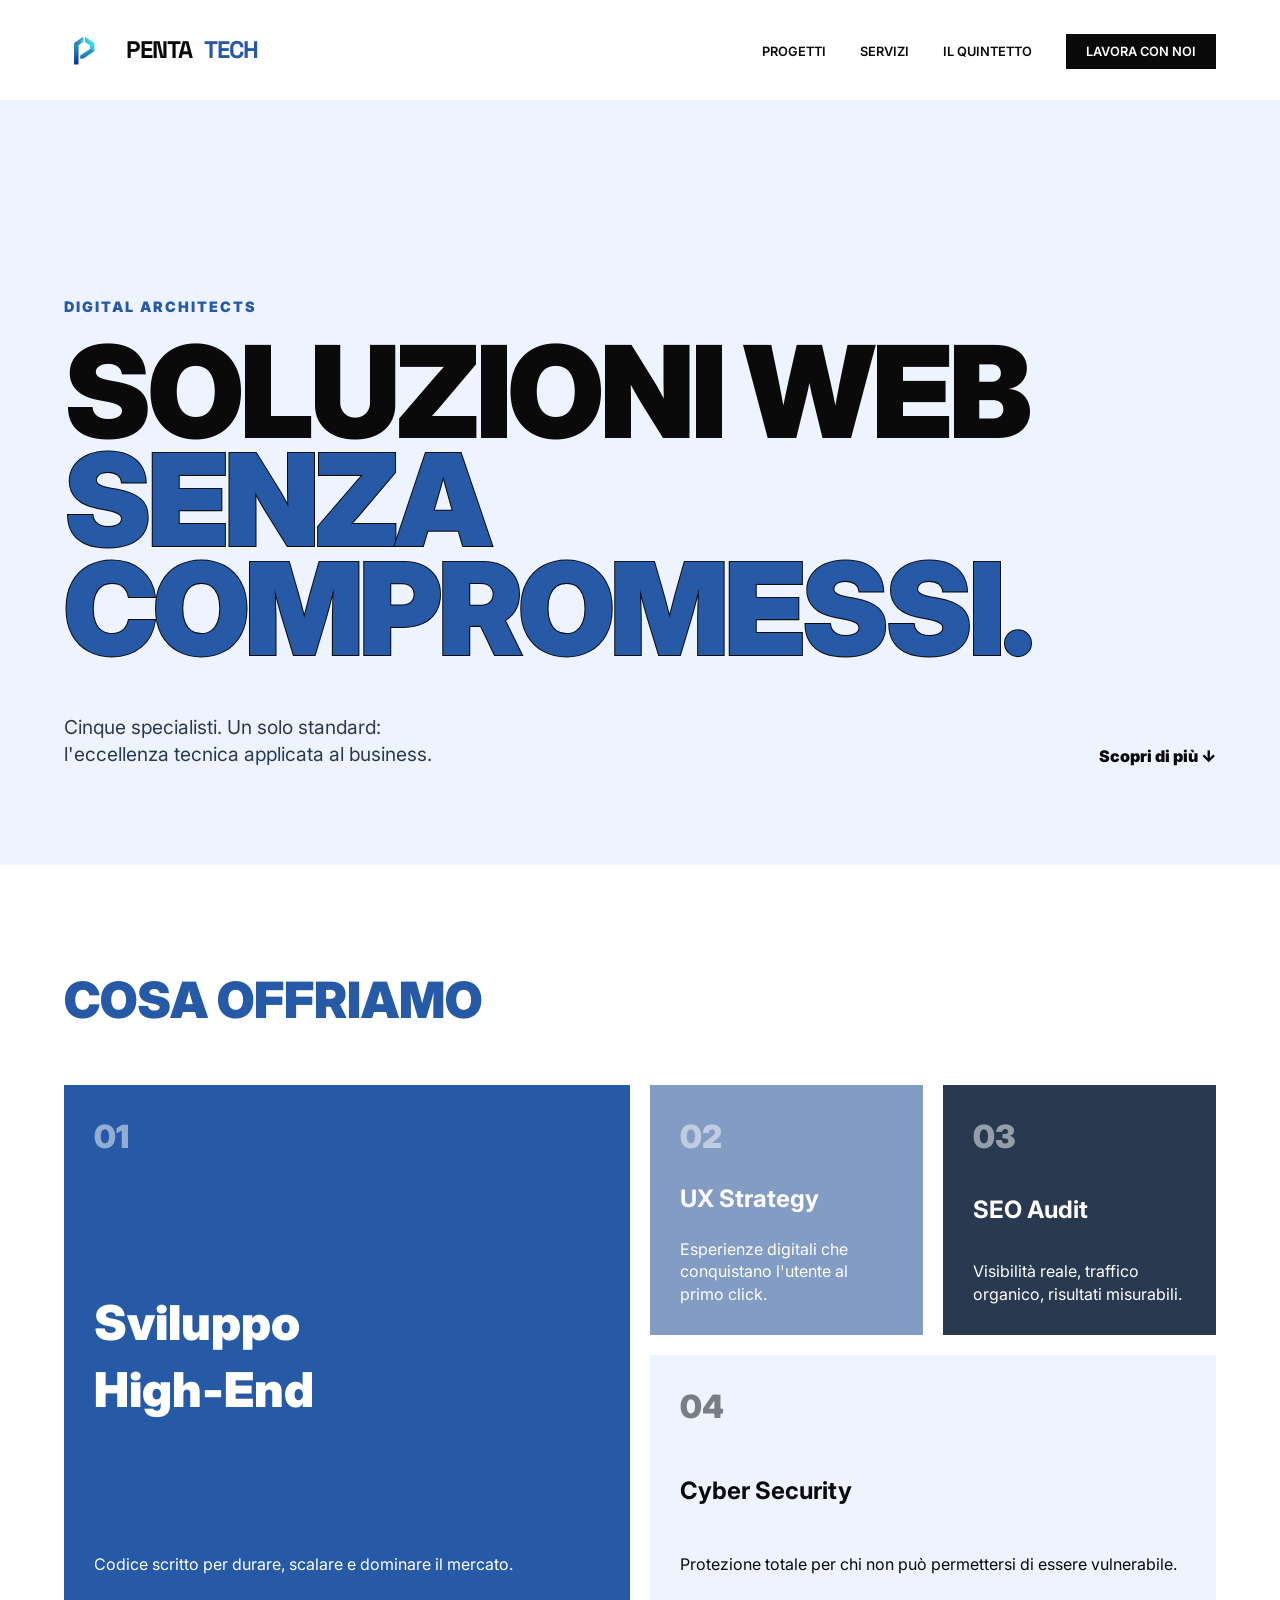
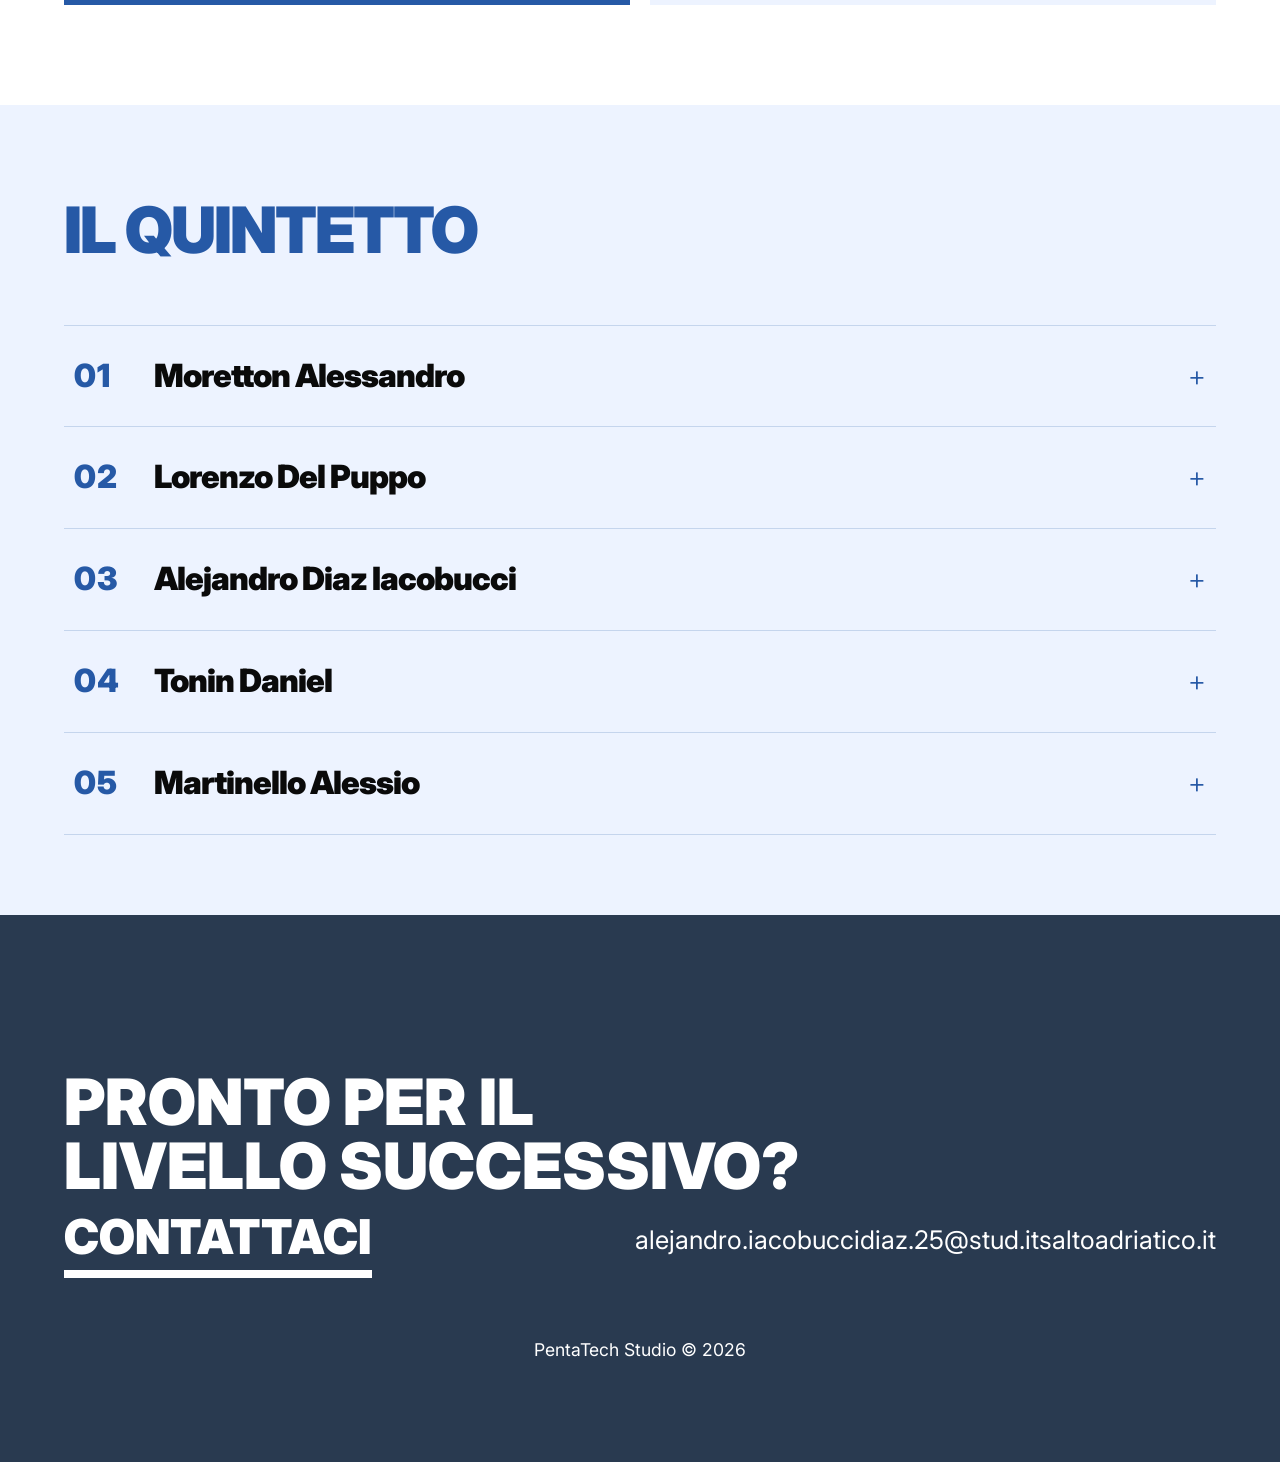
<file: index.html>
<!DOCTYPE html>
<html lang="it">
<head>
    <meta charset="UTF-8">
    <meta name="viewport" content="width=device-width, initial-scale=1.0">
    <title>PentaTech | Bold Engineering</title>
    <link rel="stylesheet" href="stili/style.css">
    <link rel="stylesheet" href="stili/stileCard.css">
    <link rel="preconnect" href="https://fonts.googleapis.com">
    <link href="https://fonts.googleapis.com/css2?family=Inter:wght@400;900&family=Space+Grotesk:wght@700&display=swap" rel="stylesheet">
</head>
<body>

    <nav class="hybrid-nav">
        <div class="logo"> <img src="immagini/PentaTechLogoNoBg.png" alt="PentaTech Logo">PENTA<span>TECH</span></div>
        <div class="nav-links">
            <a href="progetti.html">Progetti</a>
            <a href="#services">Servizi</a>
            <a href="#peoples">Il Quintetto</a>
            
            <a href="#contact" class="cta-bold">LAVORA CON NOI</a>
        </div>
    </nav>

    <header class="hero-hybrid">
        <div class="container">
            <span class="top-tag">Digital Architects</span>
            <h1>SOLUZIONI WEB <br><span class="outline-text">SENZA COMPROMESSI.</span></h1>
            <div class="hero-footer">
                <p>Cinque specialisti. Un solo standard: l'eccellenza tecnica applicata al business.</p>
                <a href="#contact" class="scroll-indicator">Scopri di più ↓</a>
            </div>
        </div>
    </header>

    <section id="services" class="bento-section">
        <div class="container">
            <h2 class="title"> COSA OFFRIAMO </h2>

            <div class="bento-grid">
                <div class="bento-item main-service">
                    <span class="num">01</span>
                    <h2>Sviluppo <br>High-End</h2>
                    <p>Codice scritto per durare, scalare e dominare il mercato.</p>
                </div>
                <div class="bento-item accent-service">
                    <span class="num">02</span>
                    <h2>UX Strategy</h2>
                    <p>Esperienze digitali che conquistano l'utente al primo click.</p>
                </div>
                <div class="bento-item dark-service">
                    <span class="num">03</span>
                    <h2>SEO Audit</h2>
                    <p>Visibilità reale, traffico organico, risultati misurabili.</p>
                </div>
                <div class="bento-item light-service">
                    <span class="num">04</span>
                    <h2>Cyber Security</h2>
                    <p>Protezione totale per chi non può permettersi di essere vulnerabile.</p>
                </div>
            </div>
        </div>
    </section>

    <section id="peoples">
        <h2 class = "title">IL QUINTETTO</h2>
        <div id="peoplecontainer">
        </div>
    </section>
    

    <footer id="contact" class="footer-hybrid">
        <div class="container">
            <h2>PRONTO PER IL <br>LIVELLO SUCCESSIVO?</h2>
            <div class="footer-actions">
                <a href="mailto:alejandro.iacobuccidiaz.25@stud.itsaltoadriatico.it" class="massive-btn">CONTATTACI</a>
                <div class="footer-meta">
                    <p>alejandro.iacobuccidiaz.25@stud.itsaltoadriatico.it</p>
                </div>
            </div>
            <p class="footer-copy">PentaTech Studio © 2026</p>
        </div>
    </footer>
    <script src="scriptFinale.js"></script>
</body>
</html>
</file>
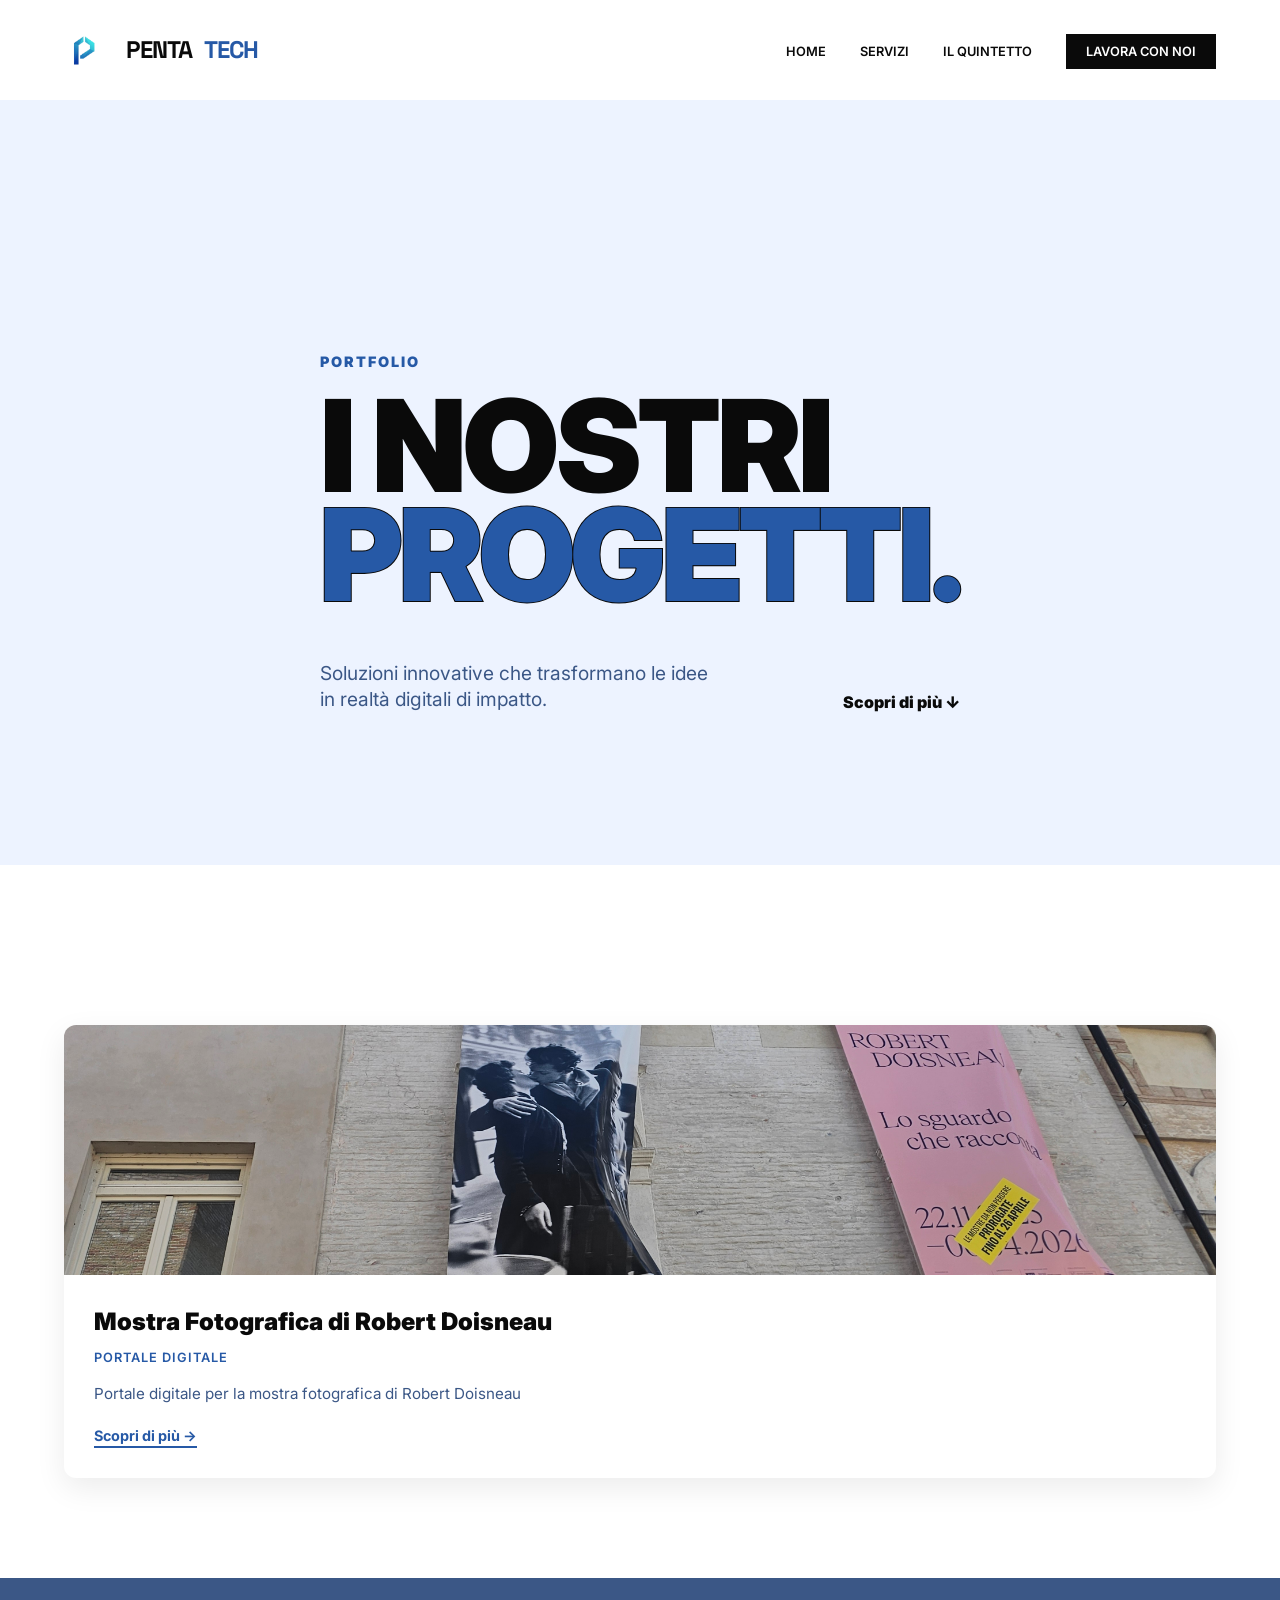
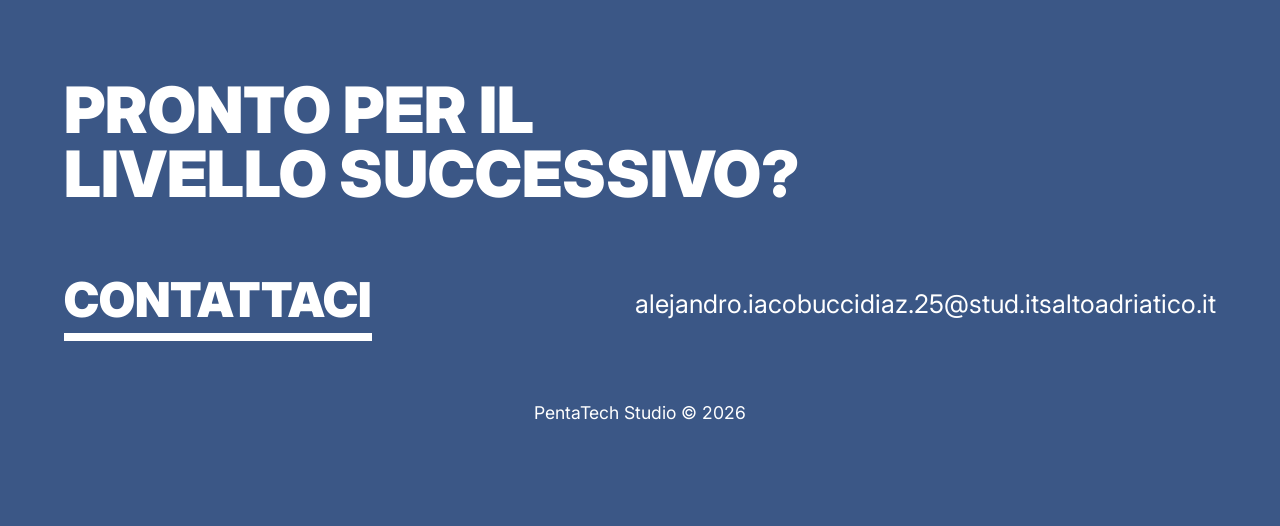
<file: progetti.html>
<!DOCTYPE html>
<html lang="it">
<head>
    <meta charset="UTF-8">
    <meta name="viewport" content="width=device-width, initial-scale=1.0">
    <title>PentaTech | Progetti</title>
    <link rel="icon" type="image/x-icon" href="immagini/PentaTechLogo.png" >
    <link rel="stylesheet" href="stili/style.css">
    <link rel="stylesheet" href="stili/progettiStyle.css">
    <link rel="preconnect" href="https://fonts.googleapis.com">
    <link href="https://fonts.googleapis.com/css2?family=Inter:wght@400;900&family=Space+Grotesk:wght@700&display=swap" rel="stylesheet">
</head>
<body>

    <nav class="hybrid-nav">
        <div class="logo"> <img src="immagini/PentaTechLogoNoBg.png" alt="PentaTech Logo">PENTA<span>TECH</span></div>
        <div class="nav-links">
            <a href="index.html">Home</a>
            <a href="index.html#services">Servizi</a>
            <a href="index.html#galleryGrid">Il Quintetto</a>
            <a href="index.html#contact" class="cta-bold">LAVORA CON NOI</a>
        </div>
    </nav>

    <header class="projects-hero">
        <div class="container">
            <span class="top-tag">Portfolio</span>
            <h1>I NOSTRI <br><span class="outline-text">PROGETTI.</span></h1>
            <div class="hero-footer">
                <p>Soluzioni innovative che trasformano le idee in realtà digitali di impatto.</p>
                <a href="#projects" class="scroll-indicator">Scopri di più ↓</a>
            </div>
        </div>
    </header>

    <section id="projects" class="projects-section">
        <div class="container">
            <div class="projects-grid">
                <!-- I tuoi progetti verranno inseriti qui -->
                <div class="project-card">
                    <div class="project-image">
                        <img src="immagini/mostra.jpg" alt="Progetto 1">
                    </div>
                    <div class="project-content">
                        <h3>Mostra Fotografica di Robert Doisneau</h3>
                        <p class="project-category">Portale digitale</p>
                        <p class="project-description">Portale digitale per la mostra fotografica di Robert Doisneau</p>
                        <a href="#" class="project-link">Scopri di più →</a>
                    </div>
                </div>

                

                
            </div>
        </div>
    </section>

    <footer id="contact" class="footer-hybrid">
        <div class="container">
            <h2>PRONTO PER IL <br>LIVELLO SUCCESSIVO?</h2>
            <div class="footer-actions">
                <a href="mailto:alejandro.iacobuccidiaz.25@stud.itsaltoadriatico.it" class="massive-btn">CONTATTACI</a>
                <div class="footer-meta">
                    <p>alejandro.iacobuccidiaz.25@stud.itsaltoadriatico.it</p>
                </div>
            </div>
            <p class="footer-copy">PentaTech Studio © 2026</p>
        </div>
    </footer>

    <script src="scriptFinale.js"></script>
    
</body>
</html>
</file>
<file: stili/style.css>
:root {
    --sapphire: #2659A6;
    --wisteria: #829CC4;
    --alice-blue: #EDF3FF;
    --blue-slate: #3B5786;
    --black: #0a0a0a;
    --white: #ffffff;
}

* { margin: 0; padding: 0; box-sizing: border-box; }

body {
    font-family: 'Inter', sans-serif;
    background-color: var(--white);
    color: var(--black);
    line-height: 1.4;
}


.container { max-width: 1400px; margin: 0 auto; padding: 0 5%; }

/* --- NAVIGATION --- */
.hybrid-nav {
    display: flex;
    justify-content: space-between;
    align-items: center;
    padding: 30px 5%;
    position: sticky;
    top: 0;
    background: rgba(255,255,255,0.9);
    backdrop-filter: blur(10px);
    z-index: 100;
}

.logo {
    font-family: 'Space Grotesk', sans-serif;
    font-weight: 700;
    font-size: 1.5rem;
    letter-spacing: -1px;
    display: flex;
    align-items: center;
    gap: 12px;
}

.logo span { color: var(--sapphire); }

.logo img {
    height: 40px;
    margin-right: 10px;
}

.nav-links a {
    text-decoration: none;
    color: var(--black);
    font-weight: 600;
    font-size: 0.8rem;
    margin-left: 30px;
    text-transform: uppercase;
}

.cta-bold {
    background: var(--black);
    color: white !important;
    padding: 10px 20px;
}

/* --- HERO (Audace ma Pulito) --- */
.hero-hybrid {
    height: 85vh;
    display: flex;
    align-items: center;
    background: var(--alice-blue);
    padding-top: 100px;
}

.top-tag {
    font-weight: 900;
    font-size: 0.9rem;
    color: var(--sapphire);
    text-transform: uppercase;
    letter-spacing: 2px;
    display: block;
    margin-bottom: 20px;
}

.hero-hybrid h1 {
    font-size: clamp(3rem, 10vw, 8rem);
    font-weight: 900;
    line-height: 0.85;
    letter-spacing: -4px;
}

.outline-text {
    color: var(--sapphire);
    -webkit-text-stroke: 2px var(--black);
    text-stroke: 2px var(--black);
    paint-order: stroke fill;
    text-rendering: geometricPrecision;
}

.hero-footer {
    margin-top: 50px;
    display: flex;
    justify-content: space-between;
    align-items: flex-end;
}

.hero-footer p { max-width: 400px; font-size: 1.2rem; color: var(--blue-slate); }

.scroll-indicator { color: var(--black); text-decoration: none; font-weight: 900; }

/* --- BENTO GRID (Il mix perfetto) --- */
.bento-section { padding: 100px 0; }

.bento-grid {
    display: grid;
    grid-template-columns: repeat(4, 1fr);
    grid-template-rows: repeat(2, 250px);
    gap: 20px;
}

.bento-item {
    padding: 30px;
    display: flex;
    flex-direction: column;
    justify-content: space-between;
    transition: 0.3s ease;
}

.num { font-weight: 900; font-size: 2em; opacity: 0.5; }

.main-service {
    grid-column: span 2;
    grid-row: span 2;
    background: var(--sapphire);
    color: white;
}

.main-service h2 { font-size: 3rem; font-weight: 900; }

.accent-service { background: var(--wisteria); color: white; }
.dark-service { background: var(--blue-slate); color: white; }
.light-service { background: var(--alice-blue); color: var(--black); grid-column: span 2; }

/* --- TEAM LIST (Stile Iene ma Serio) --- */
.team-minimal-bold { padding: 100px 0; background: var(--black); color: white; }

.section-title { font-size: 0.9rem; letter-spacing: 5px; color: var(--wisteria); margin-bottom: 50px; }

.member-row {
    display: grid;
    grid-template-columns: 1fr 2fr 50px;
    padding: 30px 0;
    border-bottom: 1px solid rgba(255,255,255,0.1);
    align-items: center;
    cursor: pointer;
    transition: 0.3s;
}

.member-row:hover { color: var(--sapphire); padding-left: 20px; }

.m-role { font-size: 0.8rem; font-weight: 400; opacity: 0.6; }
.m-name { font-size: 2rem; font-weight: 900; }
.m-plus { font-size: 2rem; text-align: right; }

/* --- FOOTER --- */
.footer-hybrid { padding: 100px 0; background: var(--blue-slate); color: var(--white); }

.footer-hybrid h2 { font-size: clamp(2rem, 5vw, 5rem); font-weight: 900; line-height: 1; }

.footer-actions {
    margin-top: 60px;
    display: flex;
    justify-content: space-between;
    align-items: center;
}

.footer-copy {
    margin-top: 60px;
    color: var(--white);
    font-size: 1.1rem;
    text-align: center;
}

.massive-btn {
    font-size: 3rem;
    font-weight: 900;
    color: var(--white);
    text-decoration: none;
    border-bottom: 8px solid var(--white);
    transition: 0.3s;
}


.containerEsperti{
    display: flex;
    flex-direction: column;
    background-color: var(--blue-slate);
    height: 100vh;
    padding-top: 5%;
    padding: 5% 0.5% 5% 0.5%;
    color: var(--white);
    align-items: center;
    font-size: 30px;

}

.title{
    font-size: 50px;
    font-weight: 900;
    margin-bottom: 50px;
    color: var(--sapphire);
}
/* --- PEOPLE SECTION --- */

/* --- PROJECTS HERO --- */
.projects-hero h1 .char,
.hero-hybrid h1 .char {
    display: inline;
    opacity: 0;
    animation: charAppear 0.08s ease-out forwards;
}

@keyframes charAppear {
    from { opacity: 0; }
    to { opacity: 1; }
}

/* Responsive */
@media (max-width: 600px) {
    .card-panel {
        grid-template-columns: 1fr;
        gap: 16px;
    }

    .card--open .card-panel {
        max-height: 700px !important;
        padding: 0 10px 32px 10px;
    }

    .card-img {
        width: 100%;
        height: auto;
        aspect-ratio: 3 / 4;
        object-fit: cover;
    }

    .card-top {
        grid-template-columns: 40px 1fr 30px;
        gap: 12px;
        padding: 20px 10px;
    }

    .card-number {
        font-size: 1.4rem;
    }

    .card-label {
        font-size: 1.1rem;
    }

    .card-fullname {
        font-size: 1.2rem;
    }

    .card-bio {
        font-size: 0.85rem;
    }

    .bento-grid {
        grid-template-columns: 1fr;
        grid-template-rows: auto;
    }

    .member-row {
        grid-template-columns: 1fr;
        gap: 10px;
    }

    .hero-hybrid h1 {
        font-size: 4rem;
    }

    .footer-actions {
        flex-direction: column;
        align-items: flex-start;
        gap: 40px;
    }
}

        

        @keyframes fadeInDown {
            from {
                opacity: 0;
                transform: translateY(-30px);
            }
            to {
                opacity: 1;
                transform: translateY(0);
            }
        }

        @keyframes fadeInUp {
            from {
                opacity: 0;
                transform: translateY(30px);
            }
            to {
                opacity: 1;
                transform: translateY(0);
            }
        }

        @keyframes scaleIn {
            from {
                opacity: 0;
                transform: scale(0.8);
            }
            to {
                opacity: 1;
                transform: scale(1);
            }
        }

        /* Import font Poppins da Google Fonts */
        @import url('https://fonts.googleapis.com/css2?family=Poppins:wght@300;600;700&display=swap');









.massive-btn:hover { border-color: var(--white)};

.footer-meta { 
    text-align: right; 
    font-size: 1.8rem; 
    font-weight: 600; 
    text-transform: uppercase; 
}

.footer-meta p{ 
    font-size: 1.6rem; 
}

/* Responsive */
/* --- OTTIMIZZAZIONE RESPONSIVE GENERALE --- */

@media (max-width: 1024px) {
    .hero-hybrid h1 {
        letter-spacing: -2px; /* Riduce l'overlap sui tablet */
    }
    
    .bento-grid {
        grid-template-columns: repeat(2, 1fr); /* Tablet: 2 colonne */
        grid-template-rows: auto;
    }
}

@media (max-width: 768px) {
    /* Navigazione mobile semplificata */
    .hybrid-nav {
        padding: 15px 5%;
        flex-direction: column;
        gap: 15px;
    }

    .nav-links {
        display: flex;
        flex-wrap: wrap;
        justify-content: center;
        gap: 10px;
    }

    .nav-links a {
        margin-left: 0;
        margin: 0 10px;
        font-size: 0.7rem;
    }

    /* Hero Section */
    .hero-hybrid {
        height: auto;
        padding: 120px 0 60px 0;
        text-align: left;
    }

    .hero-hybrid h1 {
        font-size: 3.5rem; /* Forza una dimensione leggibile */
        line-height: 1;
        letter-spacing: -1px;
    }

    .outline-text {
        -webkit-text-stroke: 1px var(--black); /* Tratto più sottile su mobile */
    }

    .hero-footer {
        flex-direction: column;
        align-items: flex-start;
        gap: 30px;
    }

    /* Bento Grid diventa una lista verticale */
    .bento-grid {
        grid-template-columns: 1fr;
        grid-template-rows: auto;
        gap: 15px;
    }

    .main-service, .light-service {
        grid-column: span 1;
    }

    .main-service h2 {
        font-size: 2rem;
    }

    .bento-item {
        min-height: 200px;
    }

    /* Team List */
    .member-row {
        grid-template-columns: 1fr auto;
        gap: 5px;
        padding: 20px 0;
    }

    .m-role {
        grid-column: span 2;
        order: 3;
    }

    .m-name {
        font-size: 1.4rem;
    }

    /* Footer */
    .footer-hybrid h2 {
        font-size: 2.5rem;
    }

    .massive-btn {
        font-size: 1.8rem;
        border-bottom-width: 4px;
    }

    .footer-actions {
        flex-direction: column;
        align-items: flex-start;
        gap: 30px;
    }

    .footer-meta {
        text-align: left;
        font-size: 1.2rem;
    }

    .footer-meta p {
        font-size: 1rem;
    }

    /* Contenitore Esperti */
    .containerEsperti {
        height: auto;
        padding: 60px 5%;
    }

    .title {
        font-size: 32px;
        text-align: center;
    }
}

/* Fix per schermi molto piccoli (iPhone SE, etc) */
@media (max-width: 380px) {
    .hero-hybrid h1 {
        font-size: 2.8rem;
    }
    
    .nav-links a {
        font-size: 0.6rem;
    }
}
</file>
<file: stili/stileCard.css>
:root {
    --sapphire: #2659A6;
    --wisteria: #829CC4;
    --alice-blue: #EDF3FF;
    --blue-slate: #293A50;
    --black: #0a0a0a;
    --white: #ffffff;
}

#peoples {
    background-color: var(--alice-blue);
    padding-top: 80px;
    padding-bottom: 80px;
}

#peoples .title {
    font-size: clamp(2rem, 6vw, 4rem);
    font-weight: 900;
    letter-spacing: -2px;
    color: var(--sapphire);
    margin-left: 5%;
    margin-bottom: 50px;
}

#peoplecontainer {
    display: flex;
    flex-direction: column;
    gap: 0;
    padding: 0 5%;
}

/* Card chiusa */
.card {
    display: flex;
    flex-direction: column;
    overflow: hidden;
    border-bottom: 1px solid rgba(38, 89, 166, 0.2);
    border-radius: 0;
    border-left: none;
    border-right: none;
    border-top: none;
    box-sizing: border-box;
    background: transparent;
    transition: background 0.3s ease;
}

.card:first-child {
    border-top: 1px solid rgba(38, 89, 166, 0.2);
}

.card:hover {
    background: rgba(38, 89, 166, 0.04);
}

/* Header sempre visibile */
.card-top {
    display: grid;
    grid-template-columns: 60px 1fr 40px;
    align-items: center;
    gap: 20px;
    padding: 28px 10px;
    cursor: pointer;
    transition: padding 0.3s ease;
    min-height: 90px;
}

.card:hover .card-top {
    padding-left: 20px;
}

.card-left {
    display: contents; /* Lascia che number e label vadano nelle colonne della grid */
}

.card-number {
    font-size: 2rem;
    font-weight: 900;
    color: var(--sapphire);
    font-family: 'Inter', sans-serif;
    letter-spacing: 1px;
}

.card-label {
    font-size: clamp(1.2rem, 3vw, 2rem);
    font-weight: 900;
    color: var(--black);
    letter-spacing: -1px;
    font-family: 'Inter', sans-serif;
    transition: color 0.3s ease;
}

.card:hover .card-label {
    color: var(--sapphire);
}

.card-plus {
    font-size: 1.8rem;
    font-weight: 300;
    color: var(--sapphire);
    cursor: pointer;
    text-align: right;
    line-height: 1;
    transition: transform 0.4s cubic-bezier(0.34, 1.56, 0.64, 1);
    user-select: none;
}

.card--open .card-plus {
    transform: rotate(45deg);
}

/* Pannello espanso */
.card-panel {
    display: grid;
    grid-template-columns: 160px 1fr;
    gap: 30px;
    align-items: center;
    padding: 0 10px;
    max-height: 0;
    overflow: hidden;
    opacity: 0;
    transition: max-height 0.5s cubic-bezier(0.4, 0, 0.2, 1),
                opacity 0.4s ease,
                padding 0.4s ease;
}

.card--open .card-panel {
    max-height: 260px;
    opacity: 1;
    padding: 0 10px 32px 10px;
}

.card-img {
    width: 140px;
    height: 180px;
    object-fit: cover;
    border-radius: 4px;
    display: block;
    background: var(--wisteria); /* placeholder se img non carica */
}

.card-info {
    display: flex;
    flex-direction: column;
    gap: 10px;
}

.card-role {
    font-size: 2rem;
    font-weight: 700;
    color: var(--sapphire);
    text-transform: uppercase;
    letter-spacing: 3px;
}


.card-bio {
    font-size: 1.5rem;
    color: var(--blue-slate);
    line-height: 1.6;
    max-width: 400px;
}

/* --- OTTIMIZZAZIONE MOBILE PER SECTION PEOPLES --- */

@media (max-width: 768px) {
    #peoples {
        padding-top: 50px;
        padding-bottom: 50px;
    }

    #peoples .title {
        margin-bottom: 30px;
        letter-spacing: -1px;
        /* Il clamp gestirà già la riduzione, ma diamo un limite */
        font-size: 2.2rem; 
    }

    /* Riduzione intestazione card */
    .card-top {
        grid-template-columns: 40px 1fr 30px; /* Colonne più strette */
        gap: 15px;
        padding: 20px 10px;
    }

    .card-number {
        font-size: 1.4rem;
    }

    .card-label {
        font-size: 1.3rem;
    }

    /* TRASFORMAZIONE PANNELLO ESPANSO */
    .card-panel {
        grid-template-columns: 1fr; /* Una sola colonna: immagine sopra, testo sotto */
        gap: 20px;
        padding: 0 10px;
        justify-items: start; /* Allinea a sinistra */
    }

    .card--open .card-panel {
        /* Aumentiamo l'altezza massima perché in verticale occupa più spazio */
        max-height: 800px; 
        padding: 0 10px 40px 10px;
    }

    .card-img {
        width: 100%; /* L'immagine prende tutta la larghezza disponibile */
        max-width: 250px; /* Ma non diventa gigante */
        height: 300px; /* Proporzione più verticale */
        aspect-ratio: 3/4;
    }

    .card-info {
        gap: 15px;
    }

    .card-role {
        font-size: 0.8rem; /* Ridimensionato per non urlare troppo su schermi piccoli */
        letter-spacing: 2px;
    }

    .card-bio {
        font-size: 1.1rem; /* Leggibilità migliorata per il pollice */
        max-width: 100%;
        line-height: 1.5;
    }

    /* Rimuoviamo l'effetto padding-left al hover su mobile 
       per evitare movimenti fastidiosi al tocco */
    .card:hover .card-top {
        padding-left: 10px;
    }
}

/* Fix per schermi extra-small */
@media (max-width: 400px) {
    .card-top {
        gap: 10px;
    }
    .card-label {
        font-size: 1.1rem;
    }
}
</file>
<file: stili/progettiStyle.css>
/* --- PROJECTS HERO --- */
.projects-hero {
    height: 85vh;
    display: flex;
    align-items: center;
    background: var(--alice-blue);
    padding-top: 100px;
}

.projects-hero h1 {
    font-size: clamp(3rem, 10vw, 8rem);
    font-weight: 900;
    line-height: 0.85;
    letter-spacing: -4px;
}

.projects-hero h1 .char {
    display: inline;
    opacity: 0;
    animation: charAppear 0.08s ease-out forwards;
}

@keyframes charAppear {
    from {
        opacity: 0;
    }
    to {
        opacity: 1;
    }
}

/* --- PROJECTS SECTION --- */
.projects-section {
    padding: 100px 0;
    background: var(--white);
}

.projects-grid {
    display: grid;
    grid-template-columns: repeat(auto-fit, minmax(350px, 1fr));
    gap: 40px;
    margin-top: 60px;
}

.project-card {
    background: var(--white);
    border-radius: 12px;
    overflow: hidden;
    transition: 0.4s cubic-bezier(0.34, 1.56, 0.64, 1);
    box-shadow: 0 10px 30px rgba(0, 0, 0, 0.08);
    display: flex;
    flex-direction: column;
    height: 100%;
    opacity: 0;
    transform: translateY(40px);
    animation: revealCard 0.8s cubic-bezier(0.34, 1.56, 0.64, 1) forwards;
}

@keyframes revealCard {
    to {
        opacity: 1;
        transform: translateY(0);
    }
}

.project-card:nth-child(1) { animation-delay: 0.1s; }
.project-card:nth-child(2) { animation-delay: 0.2s; }
.project-card:nth-child(3) { animation-delay: 0.3s; }
.project-card:nth-child(4) { animation-delay: 0.4s; }
.project-card:nth-child(5) { animation-delay: 0.5s; }
.project-card:nth-child(6) { animation-delay: 0.6s; }

.project-card:hover {
    transform: translateY(-15px);
    box-shadow: 0 25px 50px rgba(38, 89, 166, 0.2);
}

.project-image {
    width: 100%;
    height: 250px;
    overflow: hidden;
    position: relative;
    background: var(--alice-blue);
}

.project-image img {
    width: 100%;
    height: 100%;
    object-fit: cover;
    transition: 0.5s cubic-bezier(0.34, 1.56, 0.64, 1);
}

.project-card:hover .project-image img {
    transform: scale(1.08);
}

.project-content {
    padding: 30px;
    display: flex;
    flex-direction: column;
    justify-content: space-between;
    flex-grow: 1;
}

.project-content h3 {
    font-size: 1.5rem;
    font-weight: 900;
    color: var(--black);
    margin-bottom: 10px;
}

.project-category {
    font-size: 0.8rem;
    font-weight: 600;
    color: var(--sapphire);
    text-transform: uppercase;
    letter-spacing: 1px;
    margin-bottom: 15px;
}

.project-description {
    font-size: 0.95rem;
    color: var(--blue-slate);
    line-height: 1.6;
    margin-bottom: 20px;
    flex-grow: 1;
}

.project-link {
    color: var(--sapphire);
    text-decoration: none;
    font-weight: 700;
    font-size: 0.9rem;
    transition: 0.3s ease-out;
    display: inline-block;
    width: fit-content;
    border-bottom: 2px solid var(--sapphire);
}

.project-card:hover .project-link {
    color: var(--black);
    border-bottom-color: var(--black);
    transform: translateX(5px);
}

/* --- RESPONSIVE --- */
/* --- OTTIMIZZAZIONE MOBILE PROJECTS --- */

@media (max-width: 768px) {
    /* Hero dei progetti */
    .projects-hero {
        height: auto;
        min-height: 60vh; /* Ridotta l'altezza per non obbligare troppo scroll */
        display: flex;
        align-items: center;
        padding: 100px 5% 60px 5%;
    }

    .projects-hero h1 {
        /* Line-height leggermente aumentata per evitare sovrapposizioni su mobile */
        line-height: 1; 
        letter-spacing: -2px;
        font-size: 3.5rem; /* Override del clamp se necessario */
    }

    /* Griglia Progetti */
    .projects-grid {
        /* Su mobile forziamo una colonna singola se lo spazio è poco, 
           evitando che le card diventino troppo sottili */
        grid-template-columns: 1fr; 
        gap: 30px;
        padding: 0 20px;
    }

    .project-card {
        /* Riduciamo l'intensità dell'animazione di entrata per fluidità */
        transform: translateY(20px); 
    }

    /* Gestione Hover su Touch */
    .project-card:hover {
        /* Evitiamo il sollevamento eccessivo che può nascondere il contenuto sopra */
        transform: translateY(-5px);
        box-shadow: 0 15px 30px rgba(38, 89, 166, 0.15);
    }

    .project-image {
        height: 220px; /* Altezza fissa bilanciata */
    }

    .project-content {
        padding: 25px;
    }

    .project-content h3 {
        font-size: 1.3rem;
    }

    .project-description {
        font-size: 0.9rem;
        margin-bottom: 25px;
    }

    /* Rendiamo il link più facile da tappare (area cliccabile maggiore) */
    .project-link {
        padding: 10px 0;
        font-size: 1rem;
    }
}

@media (max-width: 480px) {
    .projects-hero h1 {
        font-size: 2.8rem;
    }

    .project-image {
        height: 200px;
    }

    /* Animazioni più veloci su schermi piccoli per dare senso di reattività */
    .project-card {
        animation-duration: 0.5s;
    }
}

/* Fix per prevenire lo zoom dell'immagine al tocco su alcuni browser mobile */
@media (hover: none) {
    .project-card:hover .project-image img {
        transform: none;
    }
    .project-card:active .project-image img {
        transform: scale(1.05); /* Zoom leggero solo al tocco prolungato */
    }
}
</file>
